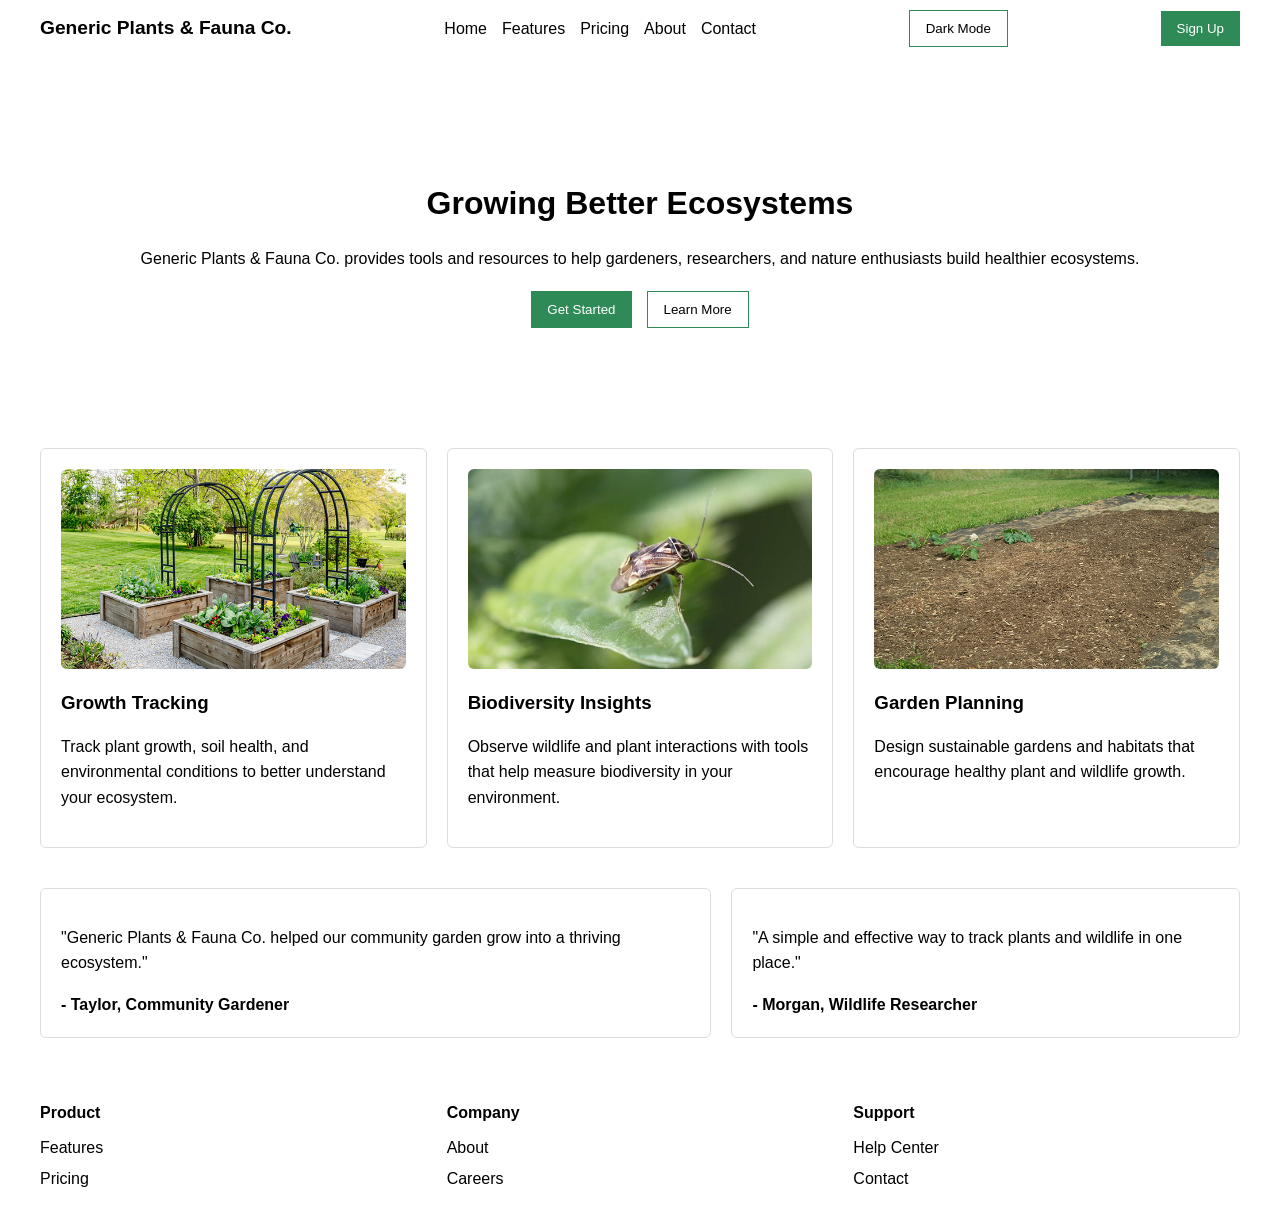
<file: index.html>
<!-- Landing Page Clone - Jackson Hinks - 3/6/2026 -->

<!DOCTYPE html>
<html lang="en">

<head>
  <meta charset="UTF-8">
  <meta name="viewport" content="width=device-width, initial-scale=1.0">
  <title>Generic Plants & Fauna Co.</title>

  <link rel="stylesheet" href="style.css">

  <link rel="icon" type="image/png" sizes="32x32" href="images/favicon-32.png">
  <link rel="icon" type="image/png" sizes="64x64" href="images/favicon-64.png">
</head>

<body>

  <!-- Navbar -->
  <nav class="navbar container">

    <div class="brand">Generic Plants & Fauna Co.</div>

    <ul class="nav-links">
      <li><a href="index.html">Home</a></li>
      <li><a href="features.html">Features</a></li>
      <li><a href="pricing.html">Pricing</a></li>
      <li><a href="about.html">About</a></li>
      <li><a href="contact.html">Contact</a></li>
    </ul>
    <button id="themeToggle" class="btn-outline">Dark Mode</button>
    <button class="btn">Sign Up</button>

  </nav>


  <!-- Hero -->
  <header class="hero container">

    <h1>Growing Better Ecosystems</h1>

    <p>
      Generic Plants & Fauna Co. provides tools and resources to help
      gardeners, researchers, and nature enthusiasts build healthier
      ecosystems.
    </p>

    <div class="hero-buttons">
      <button class="btn">Get Started</button>
      <button class="btn-outline">Learn More</button>
    </div>

  </header>


  <!-- Features -->
  <section class="features container">

    <div class="card">

      <img
        src="images/growth-tracking.jpg"
        alt="Plants growing in a monitored garden environment"
        class="feature-img"
        width="300"
        height="200"
      >

      <h3>Growth Tracking</h3>

      <p>
        Track plant growth, soil health, and environmental conditions
        to better understand your ecosystem.
      </p>

    </div>


    <div class="card">

      <img
        src="images/biodiversity.jpg"
        alt="Birds and insects interacting with plants"
        class="feature-img"
        width="300"
        height="200"
      >

      <h3>Biodiversity Insights</h3>

      <p>
        Observe wildlife and plant interactions with tools that help
        measure biodiversity in your environment.
      </p>

    </div>


    <div class="card">

      <img
        src="images/garden-planning.jpg"
        alt="Garden planning layout with plants and pathways"
        class="feature-img"
        width="300"
        height="200"
      >

      <h3>Garden Planning</h3>

      <p>
        Design sustainable gardens and habitats that encourage healthy
        plant and wildlife growth.
      </p>

    </div>

  </section>


  <!-- Testimonials -->
  <section class="testimonials container">

    <div class="card">

      <p>
        "Generic Plants & Fauna Co. helped our community garden grow
        into a thriving ecosystem."
      </p>

      <strong>- Taylor, Community Gardener</strong>

    </div>


    <div class="card">

      <p>
        "A simple and effective way to track plants and wildlife in
        one place."
      </p>

      <strong>- Morgan, Wildlife Researcher</strong>

    </div>

  </section>


  <!-- Footer -->
  <footer class="footer container">

    <div class="footer-col">

      <h4>Product</h4>

      <ul>
        <li><a href="features.html">Features</a></li>
        <li><a href="pricing.html">Pricing</a></li>
      </ul>

    </div>


    <div class="footer-col">

      <h4>Company</h4>

      <ul>
        <li><a href="about.html">About</a></li>
        <li><a href="#">Careers</a></li>
      </ul>

    </div>


    <div class="footer-col">

      <h4>Support</h4>

      <ul>
        <li><a href="#">Help Center</a></li>
        <li><a href="contact.html">Contact</a></li>
      </ul>

    </div>

  </footer>

  <script src="script.js"></script>

</body>

</html>
</file>
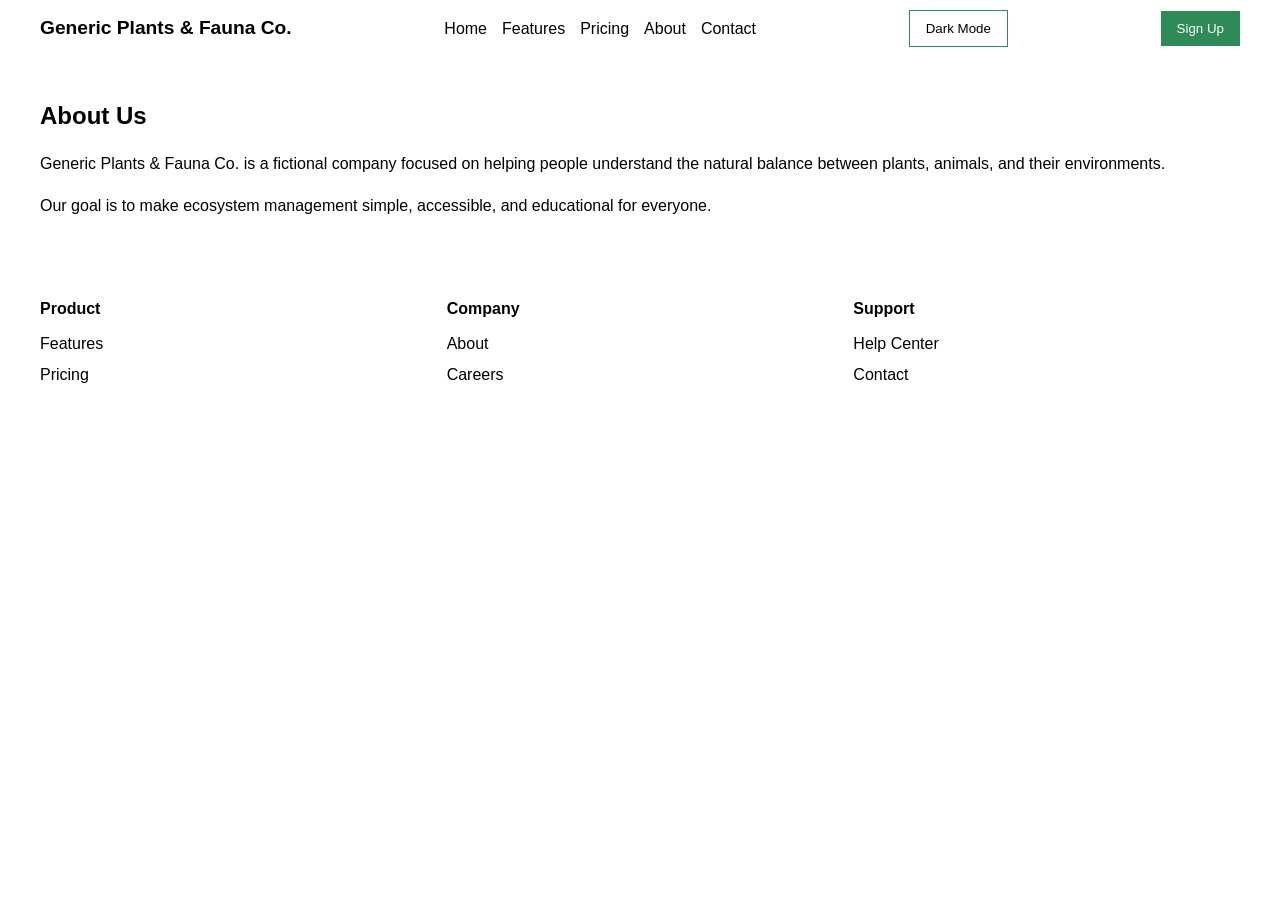
<file: about.html>
<!-- Landing Page Clone - Jackson Hinks - 3/6/2026 -->

<!DOCTYPE html>
<html lang="en">

<head>
  <meta charset="UTF-8">
  <meta name="viewport" content="width=device-width, initial-scale=1.0">
  <title>About - Generic Plants & Fauna Co.</title>

  <link rel="stylesheet" href="style.css">

  <link rel="icon" type="image/png" sizes="32x32" href="images/favicon-32.png">
  <link rel="icon" type="image/png" sizes="64x64" href="images/favicon-64.png">
</head>

<body>

  <nav class="navbar container">

    <div class="brand">Generic Plants & Fauna Co.</div>

    <ul class="nav-links">
      <li><a href="index.html">Home</a></li>
      <li><a href="features.html">Features</a></li>
      <li><a href="pricing.html">Pricing</a></li>
      <li><a href="about.html">About</a></li>
      <li><a href="contact.html">Contact</a></li>
    </ul>
    <button id="themeToggle" class="btn-outline">Dark Mode</button>
    <button class="btn">Sign Up</button>

  </nav>


  <section class="container">

    <h1>About Us</h1>

    <p>
      Generic Plants & Fauna Co. is a fictional company focused on helping
      people understand the natural balance between plants, animals, and
      their environments.
    </p>

    <p>
      Our goal is to make ecosystem management simple, accessible,
      and educational for everyone.
    </p>

  </section>


  <footer class="footer container">

    <div>

      <h4>Product</h4>

      <ul>
        <li><a href="features.html">Features</a></li>
        <li><a href="pricing.html">Pricing</a></li>
      </ul>

    </div>

    <div>

      <h4>Company</h4>

      <ul>
        <li><a href="about.html">About</a></li>
        <li><a href="#">Careers</a></li>
      </ul>

    </div>

    <div>

      <h4>Support</h4>

      <ul>
        <li><a href="#">Help Center</a></li>
        <li><a href="contact.html">Contact</a></li>
      </ul>

    </div>

  </footer>

  <script src="script.js"></script>

</body>

</html>
</file>
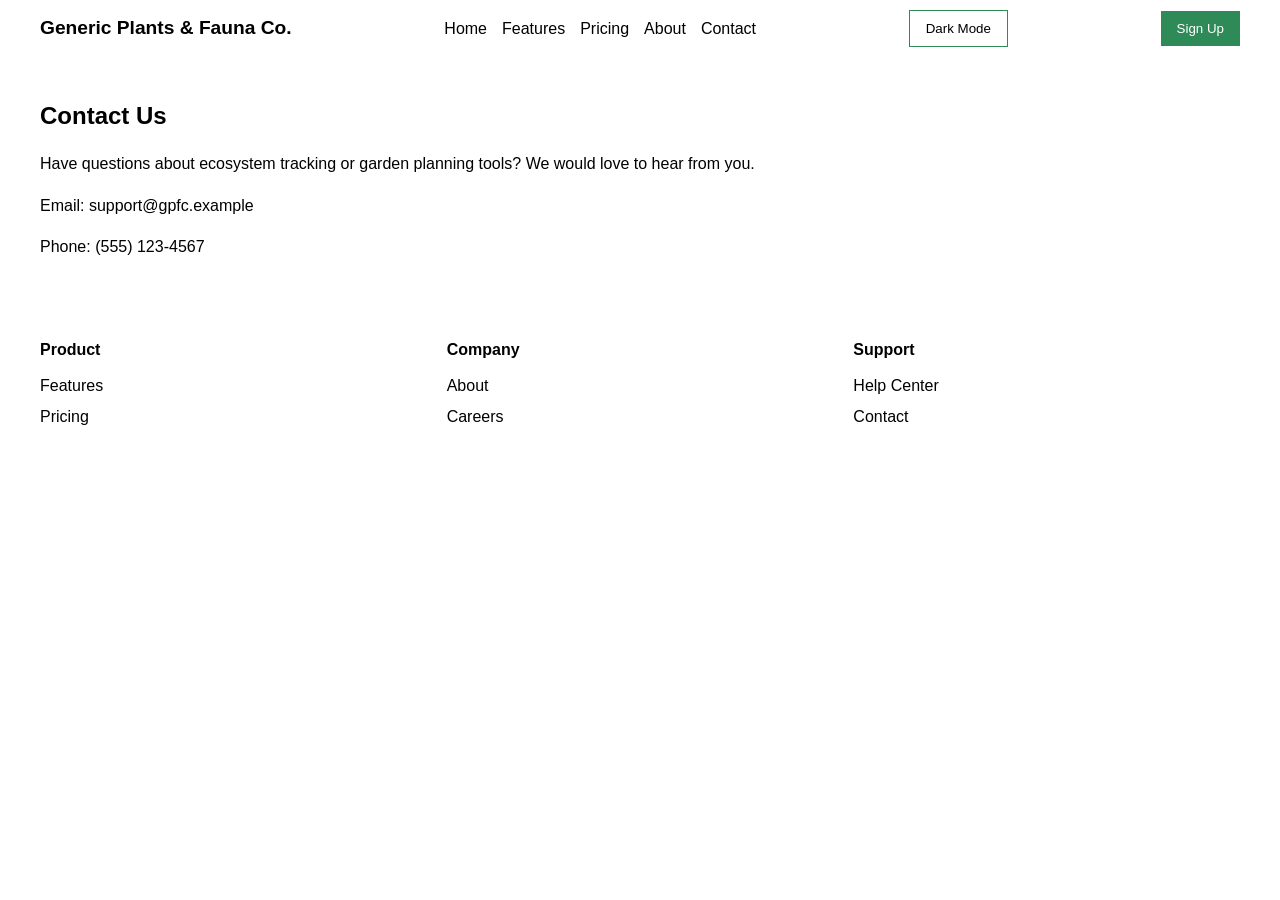
<file: contact.html>
<!-- Landing Page Clone - Jackson Hinks - 3/6/2026 -->

<!DOCTYPE html>
<html lang="en">

<head>
  <meta charset="UTF-8">
  <meta name="viewport" content="width=device-width, initial-scale=1.0">
  <title>Contact - Generic Plants & Fauna Co.</title>

  <link rel="stylesheet" href="style.css">

  <link rel="icon" type="image/png" sizes="32x32" href="images/favicon-32.png">
  <link rel="icon" type="image/png" sizes="64x64" href="images/favicon-64.png">
</head>

<body>

  <nav class="navbar container">

    <div class="brand">Generic Plants & Fauna Co.</div>

    <ul class="nav-links">
      <li><a href="index.html">Home</a></li>
      <li><a href="features.html">Features</a></li>
      <li><a href="pricing.html">Pricing</a></li>
      <li><a href="about.html">About</a></li>
      <li><a href="contact.html">Contact</a></li>
    </ul>
    <button id="themeToggle" class="btn-outline">Dark Mode</button>
    <button class="btn">Sign Up</button>

  </nav>


  <section class="container">

    <h1>Contact Us</h1>

    <p>
      Have questions about ecosystem tracking or garden planning tools?
      We would love to hear from you.
    </p>

    <p>Email: support@gpfc.example</p>
    <p>Phone: (555) 123-4567</p>

  </section>


  <footer class="footer container">

    <div>
      <h4>Product</h4>
      <ul>
        <li><a href="features.html">Features</a></li>
        <li><a href="pricing.html">Pricing</a></li>
      </ul>
    </div>

    <div>
      <h4>Company</h4>
      <ul>
        <li><a href="about.html">About</a></li>
        <li><a href="#">Careers</a></li>
      </ul>
    </div>

    <div>
      <h4>Support</h4>
      <ul>
        <li><a href="#">Help Center</a></li>
        <li><a href="contact.html">Contact</a></li>
      </ul>
    </div>

  </footer>

  <script src="script.js"></script>

</body>

</html>
</file>
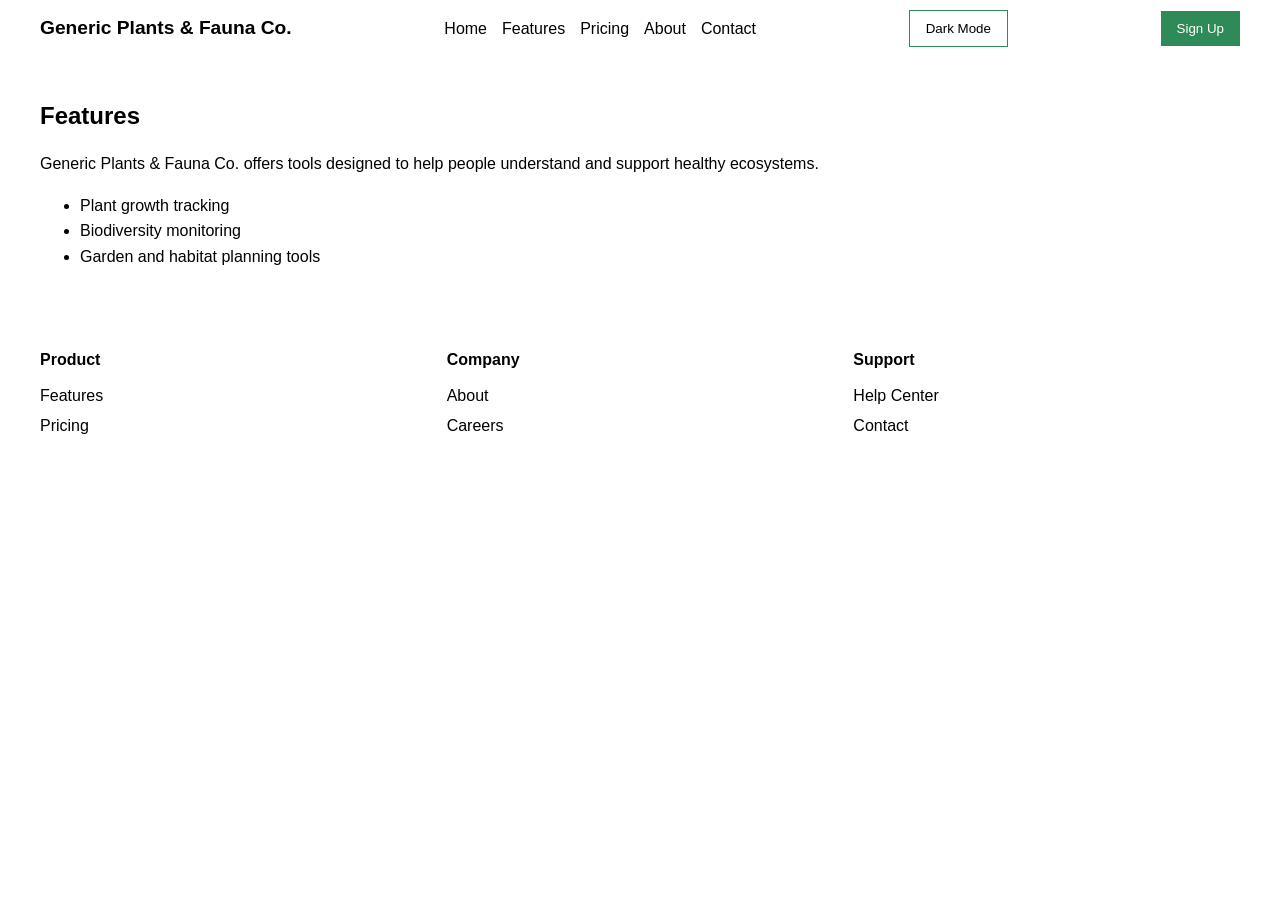
<file: features.html>
<!-- Landing Page Clone - Jackson Hinks - 3/6/2026 -->

<!DOCTYPE html>
<html lang="en">

<head>
  <meta charset="UTF-8">
  <meta name="viewport" content="width=device-width, initial-scale=1.0">
  <title>Features - Generic Plants & Fauna Co.</title>

  <link rel="stylesheet" href="style.css">

  <link rel="icon" type="image/png" sizes="32x32" href="images/favicon-32.png">
  <link rel="icon" type="image/png" sizes="64x64" href="images/favicon-64.png">
</head>

<body>

  <nav class="navbar container">

    <div class="brand">Generic Plants & Fauna Co.</div>

    <ul class="nav-links">
      <li><a href="index.html">Home</a></li>
      <li><a href="features.html">Features</a></li>
      <li><a href="pricing.html">Pricing</a></li>
      <li><a href="about.html">About</a></li>
      <li><a href="contact.html">Contact</a></li>
    </ul>
    <button id="themeToggle" class="btn-outline">Dark Mode</button>
    <button class="btn">Sign Up</button>

  </nav>


  <section class="container">

    <h1>Features</h1>

    <p>
      Generic Plants & Fauna Co. offers tools designed to help people
      understand and support healthy ecosystems.
    </p>

    <ul>
      <li>Plant growth tracking</li>
      <li>Biodiversity monitoring</li>
      <li>Garden and habitat planning tools</li>
    </ul>

  </section>


  <footer class="footer container">

    <div>
      <h4>Product</h4>
      <ul>
        <li><a href="features.html">Features</a></li>
        <li><a href="pricing.html">Pricing</a></li>
      </ul>
    </div>

    <div>
      <h4>Company</h4>
      <ul>
        <li><a href="about.html">About</a></li>
        <li><a href="#">Careers</a></li>
      </ul>
    </div>

    <div>
      <h4>Support</h4>
      <ul>
        <li><a href="#">Help Center</a></li>
        <li><a href="contact.html">Contact</a></li>
      </ul>
    </div>

  </footer>

  <script src="script.js"></script>

</body>

</html>
</file>
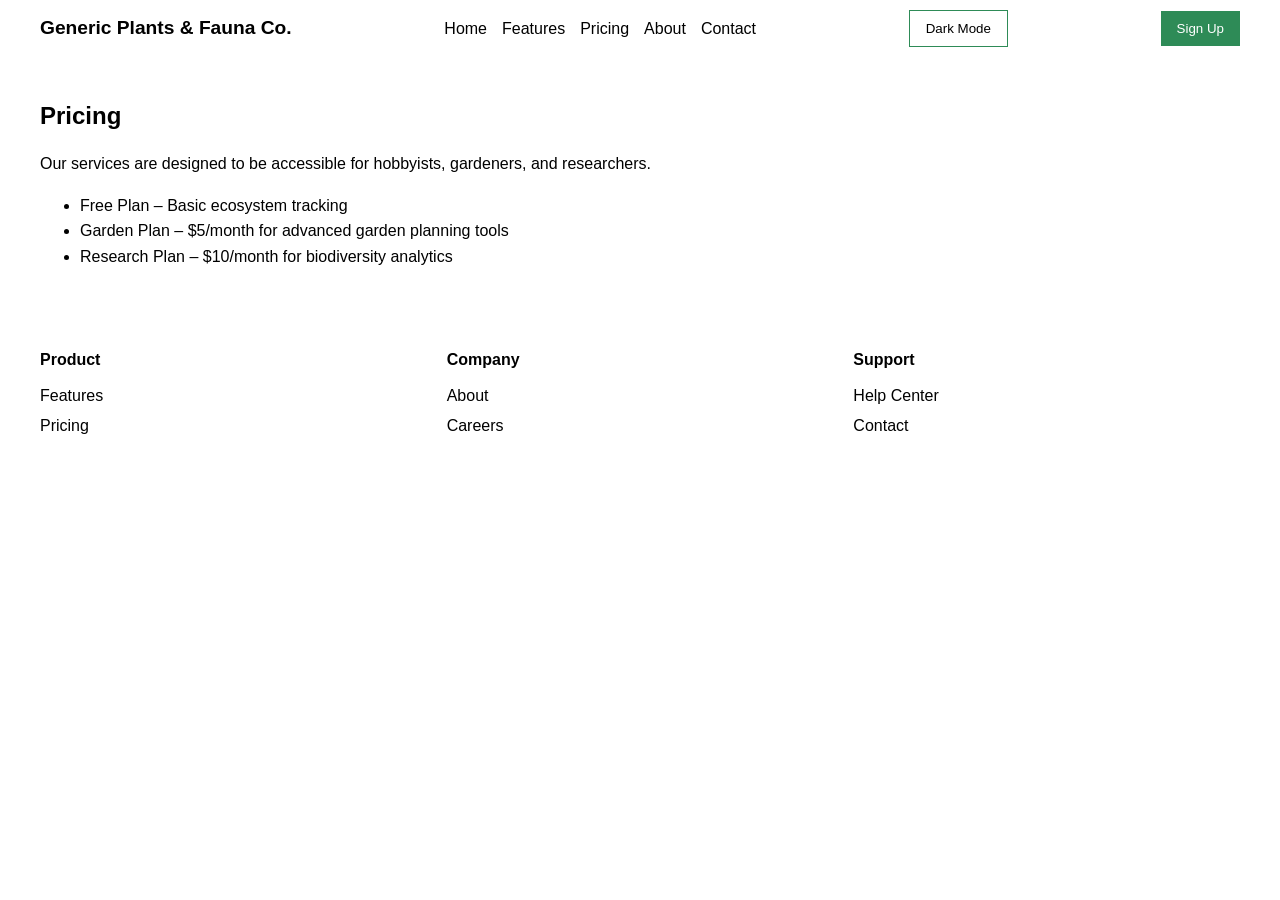
<file: pricing.html>
<!-- Landing Page Clone - Jackson Hinks - 3/6/2026 -->

<!DOCTYPE html>
<html lang="en">

<head>
  <meta charset="UTF-8">
  <meta name="viewport" content="width=device-width, initial-scale=1.0">
  <title>Pricing - Generic Plants & Fauna Co.</title>

  <link rel="stylesheet" href="style.css">

  <link rel="icon" type="image/png" sizes="32x32" href="images/favicon-32.png">
  <link rel="icon" type="image/png" sizes="64x64" href="images/favicon-64.png">
</head>

<body>

  <nav class="navbar container">

    <div class="brand">Generic Plants & Fauna Co.</div>

    <ul class="nav-links">
      <li><a href="index.html">Home</a></li>
      <li><a href="features.html">Features</a></li>
      <li><a href="pricing.html">Pricing</a></li>
      <li><a href="about.html">About</a></li>
      <li><a href="contact.html">Contact</a></li>
    </ul>
    <button id="themeToggle" class="btn-outline">Dark Mode</button>
    <button class="btn">Sign Up</button>

  </nav>


  <section class="container">

    <h1>Pricing</h1>

    <p>
      Our services are designed to be accessible for hobbyists,
      gardeners, and researchers.
    </p>

    <ul>
      <li>Free Plan – Basic ecosystem tracking</li>
      <li>Garden Plan – $5/month for advanced garden planning tools</li>
      <li>Research Plan – $10/month for biodiversity analytics</li>
    </ul>

  </section>


  <footer class="footer container">

    <div>
      <h4>Product</h4>
      <ul>
        <li><a href="features.html">Features</a></li>
        <li><a href="pricing.html">Pricing</a></li>
      </ul>
    </div>

    <div>
      <h4>Company</h4>
      <ul>
        <li><a href="about.html">About</a></li>
        <li><a href="#">Careers</a></li>
      </ul>
    </div>

    <div>
      <h4>Support</h4>
      <ul>
        <li><a href="#">Help Center</a></li>
        <li><a href="contact.html">Contact</a></li>
      </ul>
    </div>

  </footer>

  <script src="script.js"></script>

</body>

</html>
</file>
<file: style.css>
/* Landing Page Clone w/ Advanced CSS- Jackson Hinks - 3/13/2026 */
:root{
    --bg-color:#ffffff;
    --text-color:#000000;
    --primary:#2e8b57;
    --primary-hover:#246c44;
    --border:#dddddd;
}

.dark-mode{
    --bg-color:#121212;
    --text-color:#eeeeee;
    --primary:#4fbf7a;
    --primary-hover:#3a9a61;
    --border:#333333;
}

body{
    font-family:Arial, sans-serif;
    margin:0;
    line-height:1.6;
    background:var(--bg-color);
    color:var(--text-color);
}

h1,h2,h3,h4{
    margin-bottom:10px;
}

a{
    text-decoration:none;
    color:var(--text-color);
}

img{
    max-width:100%;
    height:auto;
    display:block;
}

.container{
    max-width:1000px;
    margin:auto;
    padding:20px;
}

.navbar{
    display:flex;
    flex-direction:column;
    align-items:center;
    gap:10px;
    padding:10px 0;
}

.brand{
    font-weight:bold;
    font-size:1.2rem;
}

.nav-links{
    list-style:none;
    display:flex;
    flex-wrap:wrap;
    justify-content:center;
    gap:15px;
    padding:0;
    margin:0;
}

.btn{
    background:var(--primary);
    color:white;
    border:none;
    padding:10px 16px;
    cursor:pointer;
    transition:background .3s ease;
}

.btn:hover{
    background:var(--primary-hover);
}

.btn-outline{
    border:1px solid var(--primary);
    background:none;
    padding:10px 16px;
    cursor:pointer;
    color:var(--text-color);
    transition:all .3s ease;
}

.btn-outline:hover{
    background:var(--primary);
    color:white;
}

.hero{
    text-align:center;
    padding:60px 20px;
    animation:fadeIn 1s ease;
}

.hero-buttons{
    margin-top:20px;
    display:flex;
    justify-content:center;
    gap:15px;
}

.features{
    display:grid;
    grid-template-columns:1fr;
    gap:20px;
}

.card{
    border:1px solid var(--border);
    padding:20px;
    border-radius:6px;
    transition:transform .3s ease, box-shadow .3s ease;
}

.card:hover{
    transform:translateY(-5px);
    box-shadow:0 8px 20px rgba(0,0,0,0.15);
}

.feature-img{
    width:100%;
    height:auto;
    border-radius:6px;
    margin-bottom:10px;
    object-fit:cover;
}

.card img{
    max-height:200px;
    object-fit:cover;
}

.testimonials{
    display:flex;
    flex-direction:column;
    gap:20px;
}

.footer{
    display:grid;
    grid-template-columns:1fr;
    gap:20px;
}

.footer ul{
    list-style:none;
    padding:0;
    margin:0;
}

.footer a{
    display:block;
    margin:5px 0;
}

.footer a:hover{
    text-decoration:underline;
}

:focus-visible{
    outline:3px solid var(--primary);
    outline-offset:3px;
}

@keyframes fadeIn{
    from{
        opacity:0;
        transform:translateY(20px);
    }
    to{
        opacity:1;
        transform:translateY(0);
    }
}

@media (min-width:768px){

    .navbar{
        flex-direction:row;
        justify-content:space-between;
    }

    .features{
        grid-template-columns:repeat(3,1fr);
    }

    .testimonials{
        flex-direction:row;
    }

    .footer{
        grid-template-columns:repeat(3,1fr);
    }

}

@media (min-width:1024px){

    .container{
        max-width:1200px;
    }

    .hero{
        padding:100px 20px;
    }

}
</file>
